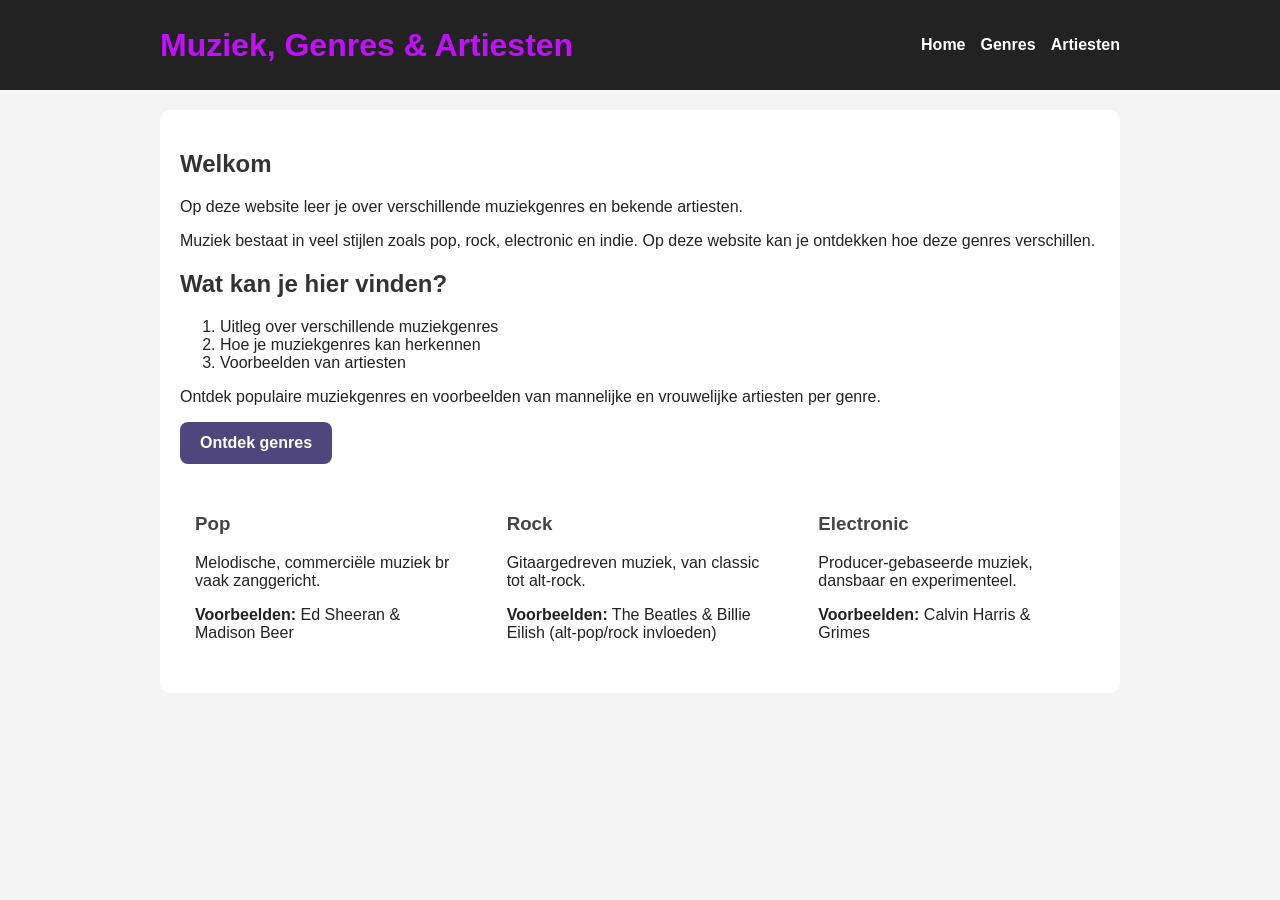
<file: index.html>
<!DOCTYPE html>
<html lang="nl">
<head>
  <meta charset="utf-8" />
  <meta name="viewport" content="width=device-width,initial-scale=1" />
  <title>Muziekgenres • Home</title>
  <link rel="stylesheet" href="style.css" />
  <link rel="icon" type="image/x-icon" href="Media/favicon.ico" />
</head>
<body>
  <!--header-->
  <header class="site-header">
    <div class="container header-inner">
      <h1 class="site-title">Muziek, Genres & Artiesten</h1>
      <nav class="main-nav">
        <ul>
          <!--navbar-->
          <li><a href="index.html">Home</a></li>
          <li><a href="genres.html">Genres</a></li>
          <li><a href="Artiesten.html">Artiesten</a></li>
        </ul>
      </nav>
    </div>
  </header>

  <main class="container">
    <section class="hero">
<section>
<h2>Welkom</h2>

<p>
Op deze website leer je over verschillende muziekgenres en bekende artiesten.
</p>

<p>
Muziek bestaat in veel stijlen zoals pop, rock, electronic en indie.
Op deze website kan je ontdekken hoe deze genres verschillen.
</p>
</section>

<section>

<h2>Wat kan je hier vinden?</h2>

<ol>
<li>Uitleg over verschillende muziekgenres</li>
<li>Hoe je muziekgenres kan herkennen</li>
<li>Voorbeelden van artiesten</li>
</ol>
</section>

<p>Ontdek populaire muziekgenres en voorbeelden van mannelijke en vrouwelijke artiesten per genre.</p>
 <p class="cta"><a class="btn" href="genres.html">Ontdek genres</a></p>

    <section class="preview-grid">
      <article class="card">
        <h3>Pop</h3>
        <p>Melodische, commerciële muziek br vaak zanggericht.</p>
        <p><strong>Voorbeelden:</strong> Ed Sheeran & Madison Beer</p>
      </article>

      <article class="card">
        <h3>Rock</h3>
        <p>Gitaargedreven muziek, van classic tot alt-rock.</p>
        <p><strong>Voorbeelden:</strong> The Beatles & Billie Eilish (alt-pop/rock invloeden)</p>
      </article>

      <article class="card">
        <h3>Electronic</h3>
        <p>Producer-gebaseerde muziek, dansbaar en experimenteel.</p>
        <p><strong>Voorbeelden:</strong> Calvin Harris & Grimes</p>
      </article>
    </section>
  </main>
</body>
</html>
</file>
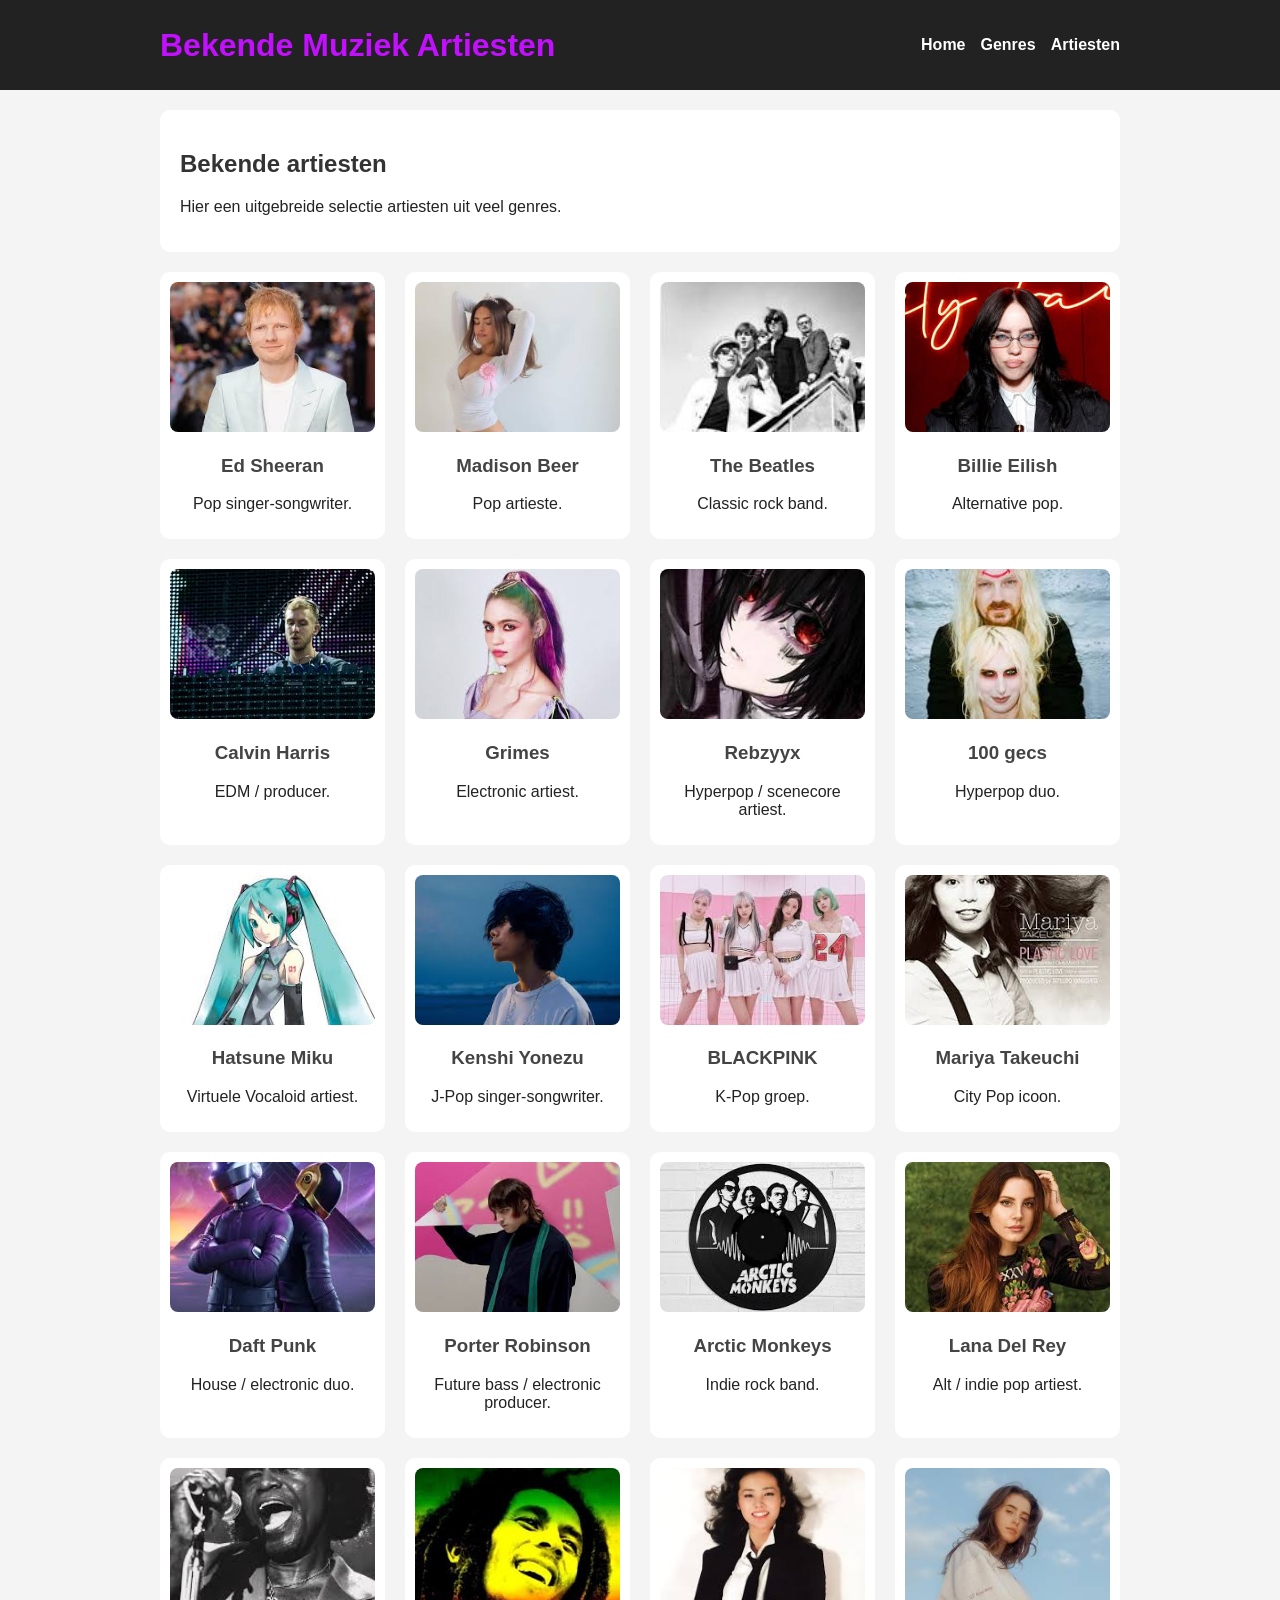
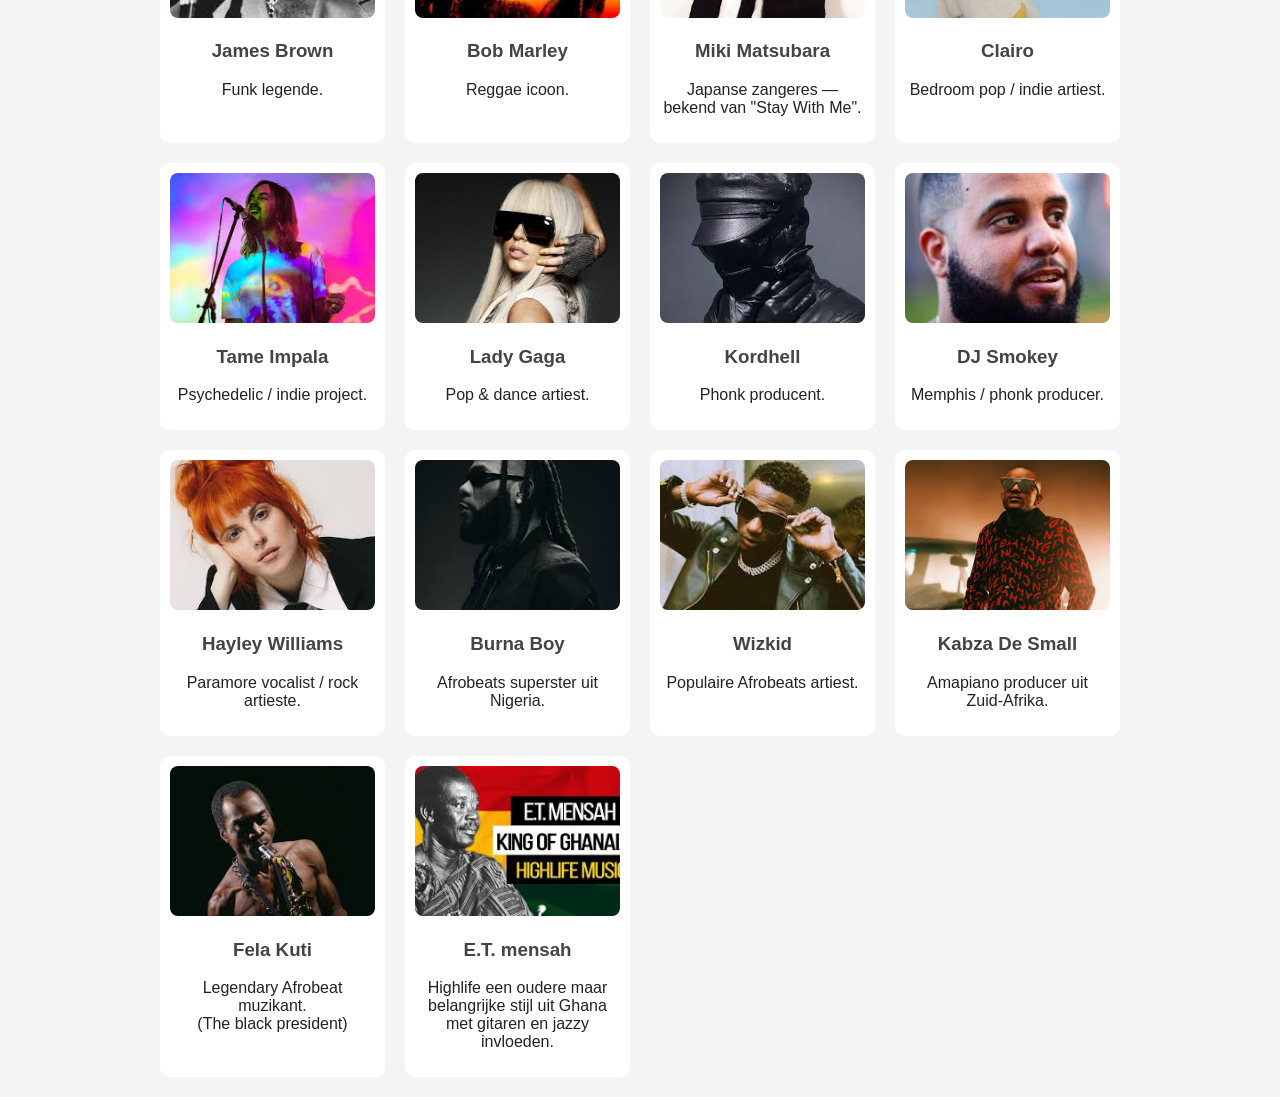
<file: Artiesten.html>
<!DOCTYPE html>
<html lang="nl">
<head>

<meta charset="UTF-8">
<meta name="viewport" content="width=device-width, initial-scale=1.0">

<title>Artiesten</title>

<link rel="stylesheet" href="style.css">
<link rel="icon" type="image/x-icon" href="Media/favicon.ico">

</head>

<body>

<header class="site-header">
  <div class="container header-inner">
    <h1 class="site-title">Bekende Muziek Artiesten</h1>
    <nav class="main-nav">
      <ul>
        <li><a href="index.html">Home</a></li>
        <li><a href="genres.html">Genres</a></li>
        <li><a href="Artiesten.html">Artiesten</a></li>
      </ul>
    </nav>
  </div>
</header>

<main class="container">

  <section class="hero">
    <h2>Bekende artiesten</h2>
    <p>Hier een uitgebreide selectie artiesten uit veel genres.</p>
  </section>

  <section class="artist-grid">

    <!-- Bestaande -->
    <article class="artist-card">
      <img src="Media/images/Ed Sheeran.jpg" alt="Ed Sheeran">
      <h3>Ed Sheeran</h3>
      <p>Pop singer-songwriter.</p>
    </article>

    <article class="artist-card">
      <img src="Media/images/madison-beer.jpg" alt="Madison Beer">
      <h3>Madison Beer</h3>
      <p>Pop artieste.</p>
    </article>

    <article class="artist-card">
      <img src="Media/images/the-beatles.jpg" alt="The Beatles">
      <h3>The Beatles</h3>
      <p>Classic rock band.</p>
    </article>

    <article class="artist-card">
      <img src="Media/images/billie-eilish.jpg" alt="Billie Eilish">
      <h3>Billie Eilish</h3>
      <p>Alternative pop.</p>
    </article>

    <article class="artist-card">
      <img src="Media/images/calvin-harris.jpg" alt="Calvin Harris">
      <h3>Calvin Harris</h3>
      <p>EDM / producer.</p>
    </article>

    <article class="artist-card">
      <img src="Media/images/grimes.jpg" alt="Grimes">
      <h3>Grimes</h3>
      <p>Electronic artiest.</p>
    </article>

    <!-- Nieuwe kaarten -->
    <article class="artist-card">
      <img src="Media/images/rebzyyx.jpg" alt="Rebzyyx">
      <h3>Rebzyyx</h3>
      <p>Hyperpop / scenecore artiest.</p>
    </article>

    <article class="artist-card">
      <img src="Media/images/100gecs.jpg" alt="100 gecs">
      <h3>100 gecs</h3>
      <p>Hyperpop duo.</p>
    </article>

    <article class="artist-card">
      <img src="Media/images/hatsune-miku.jpg" alt="Hatsune Miku">
      <h3>Hatsune Miku</h3>
      <p>Virtuele Vocaloid artiest.</p>
    </article>

    <article class="artist-card">
      <img src="Media/images/kenshi-yonezu.jpg" alt="Kenshi Yonezu">
      <h3>Kenshi Yonezu</h3>
      <p>J-Pop singer-songwriter.</p>
    </article>

    <article class="artist-card">
      <img src="Media/images/blackpink.jpg" alt="BLACKPINK">
      <h3>BLACKPINK</h3>
      <p>K-Pop groep.</p>
    </article>

    <article class="artist-card">
      <img src="Media/images/mariya-takeuchi.jpg" alt="Mariya Takeuchi">
      <h3>Mariya Takeuchi</h3>
      <p>City Pop icoon.</p>
    </article>

    <article class="artist-card">
      <img src="Media/images/daft-punk.jpg" alt="Daft Punk">
      <h3>Daft Punk</h3>
      <p>House / electronic duo.</p>
    </article>

    <article class="artist-card">
      <img src="Media/images/porter-robinson.jpg" alt="Porter Robinson">
      <h3>Porter Robinson</h3>
      <p>Future bass / electronic producer.</p>
    </article>

    <article class="artist-card">
      <img src="Media/images/arctic-monkeys.jpg" alt="Arctic Monkeys">
      <h3>Arctic Monkeys</h3>
      <p>Indie rock band.</p>
    </article>

    <article class="artist-card">
      <img src="Media/images/lana-del-rey.jpg" alt="Lana Del Rey">
      <h3>Lana Del Rey</h3>
      <p>Alt / indie pop artiest.</p>
    </article>

    <article class="artist-card">
      <img src="Media/images/james-brown.jpg" alt="James Brown">
      <h3>James Brown</h3>
      <p>Funk legende.</p>
    </article>

    <article class="artist-card">
      <img src="Media/images/bob-marley.jpg" alt="Bob Marley">
      <h3>Bob Marley</h3>
      <p>Reggae icoon.</p>
    </article>

    <article class="artist-card">
      <img src="Media/images/miki-matsubara.jpg" alt="Miki Matsubara">
      <h3>Miki Matsubara</h3>
      <p>Japanse zangeres — bekend van "Stay With Me".</p>
    </article>

    <article class="artist-card">
      <img src="Media/images/clairo.jpg" alt="Clairo">
      <h3>Clairo</h3>
      <p>Bedroom pop / indie artiest.</p>
    </article>

    <article class="artist-card">
      <img src="Media/images/tame-impala.jpg" alt="Tame Impala">
      <h3>Tame Impala</h3>
      <p>Psychedelic / indie project.</p>
    </article>

    <article class="artist-card">
      <img src="Media/images/lady-gaga.jpg" alt="Lady Gaga">
      <h3>Lady Gaga</h3>
      <p>Pop &amp; dance artiest.</p>
    </article>

    <article class="artist-card">
      <img src="Media/images/kordhell.jpg" alt="Kordhell">
      <h3>Kordhell</h3>
      <p>Phonk producent.</p>
    </article>

    <article class="artist-card">
      <img src="Media/images/dj-smokey.jpg" alt="DJ Smokey">
      <h3>DJ Smokey</h3>
      <p>Memphis / phonk producer.</p>
    </article>

    <article class="artist-card">
      <img src="Media/images/hayley-williams.jpg" alt="Hayley Williams">
      <h3>Hayley Williams</h3>
      <p>Paramore vocalist / rock artieste.</p>
    </article>

    <article class="artist-card">
        <img src="Media/images/burna-boy.jpg" alt="Burna Boy">
        <h3>Burna Boy</h3>
        <p>Afrobeats superster uit Nigeria.</p>
    </article>
        <article class="artist-card">
        <img src="Media/images/wizkid.jpg" alt="Wizkid">
        <h3>Wizkid</h3>
        <p>Populaire Afrobeats artiest.</p>
    </article>

    <article class="artist-card">
        <img src="Media/images/kabza-de-small.jpg" alt="Kabza De Small">
        <h3>Kabza De Small</h3>
        <p>Amapiano producer uit 
            <br> Zuid-Afrika.</p>
    </article>

    <article class="artist-card">
        <img src="Media/images/fela-kuti.jpg" alt="Fela Kuti">
        <h3>Fela Kuti</h3>
        <p>Legendary Afrobeat muzikant. 
            <br>(The black president) </p>
    </article>

        <article class="artist-card">
        <img src="Media/images/e.t. mensah.jpg" alt="E.T. mensah">
        <h3>E.T. mensah</h3>
        <p>Highlife een oudere maar belangrijke stijl uit Ghana met gitaren en jazzy invloeden.</p>
    </article>

  </section>

</main>

</body>
</html>
</file>
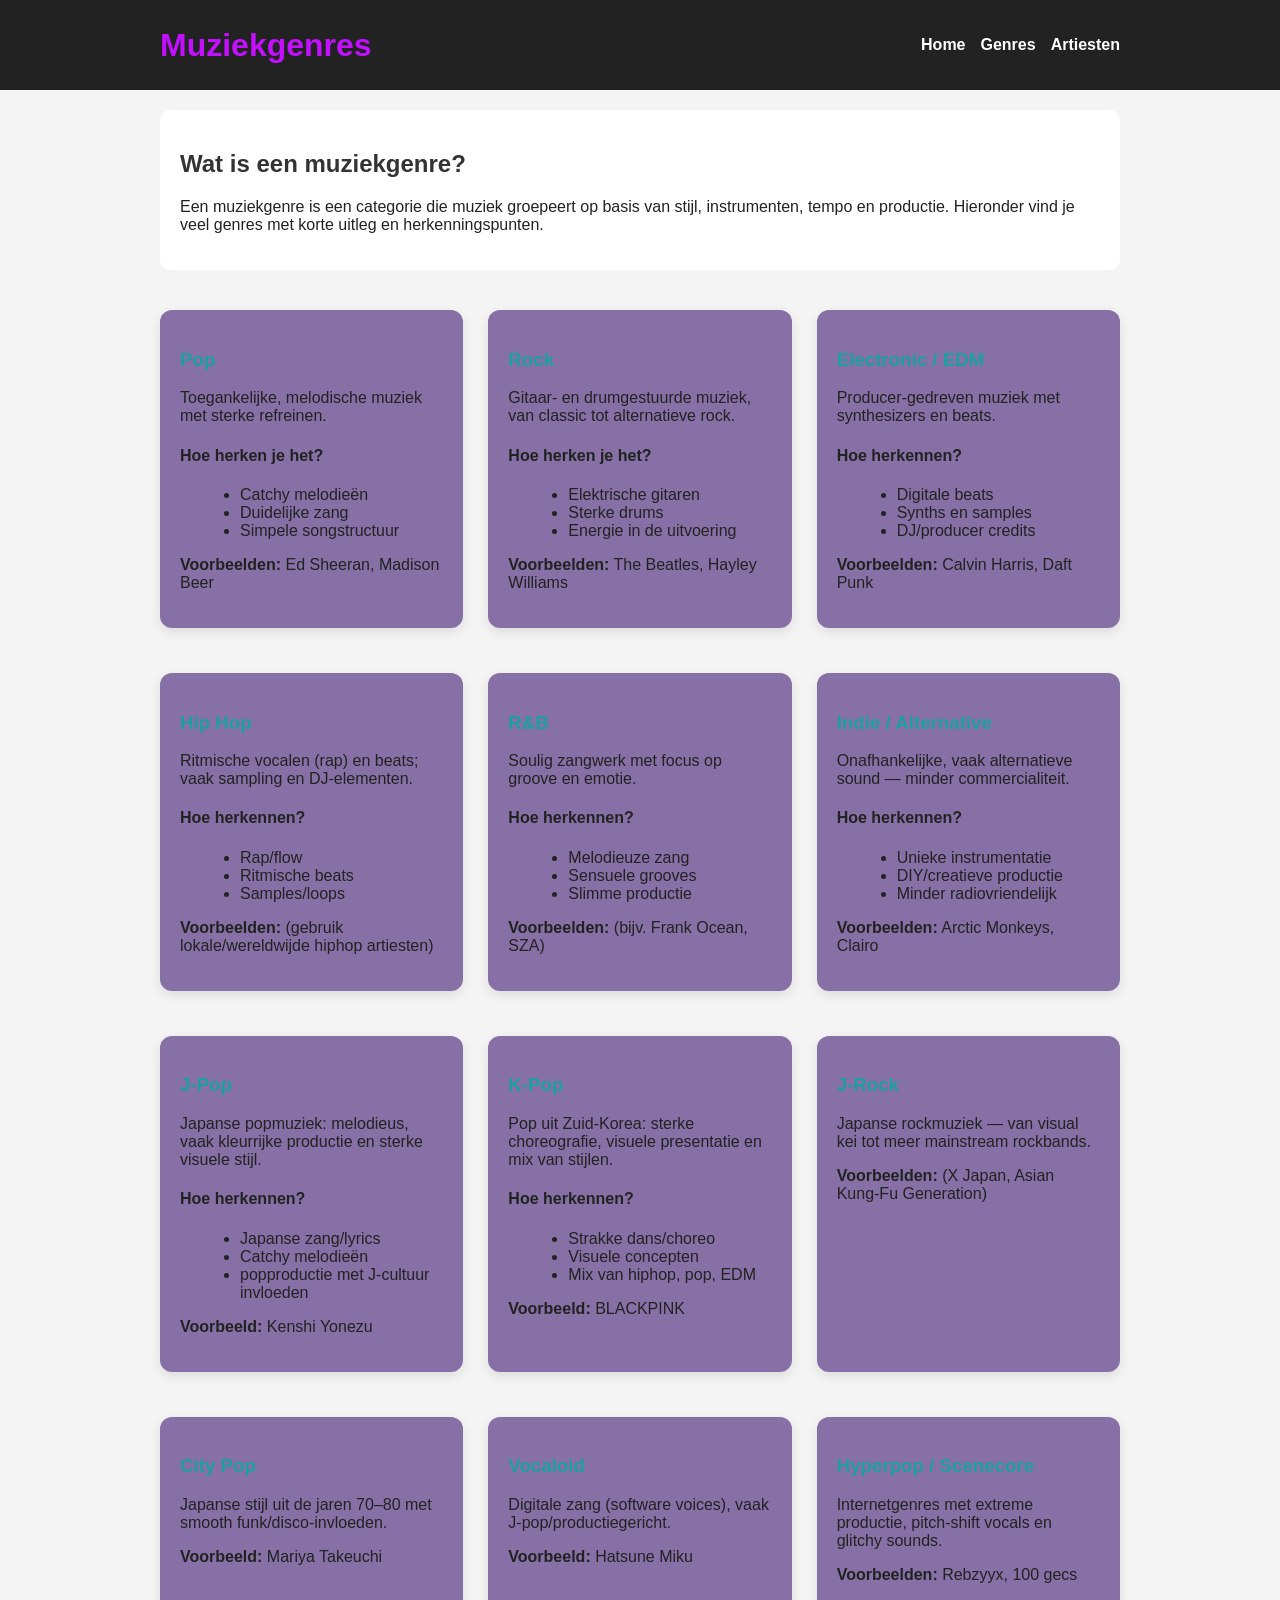
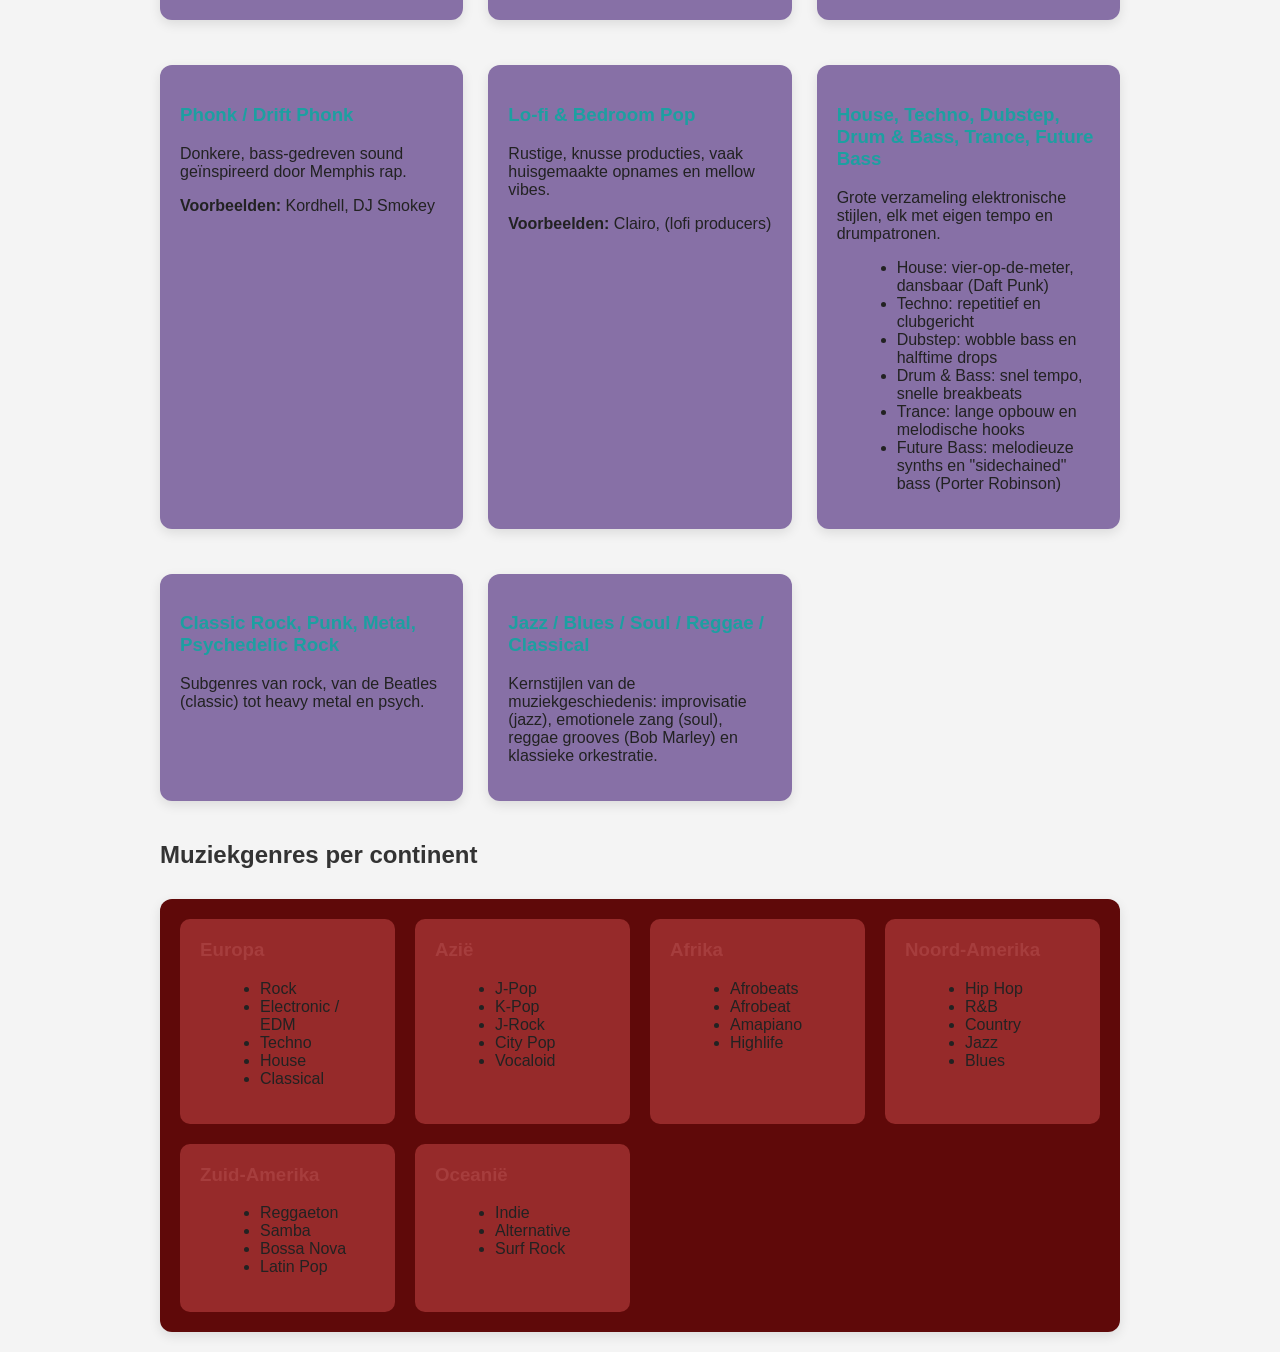
<file: genres.html>
<!DOCTYPE html>
<html lang="nl">
<head>
<meta charset="utf-8">
<meta name="viewport" content="width=device-width,initial-scale=1">
<title>Muziekgenres</title>

<link rel="stylesheet" href="style.css">
<link rel="icon" type="image/x-icon" href="Media/favicon2.ico">

</head>

<body>
<!--header-->
<header class="site-header">
  <div class="container header-inner">
    <h1 class="site-title">Muziekgenres</h1>
    <!--navbar-->
    <nav class="main-nav">
      <ul>
        <li><a href="index.html">Home</a></li>
        <li><a href="genres.html">Genres</a></li>
        <li><a href="Artiesten.html">Artiesten</a></li>
      </ul>
    </nav>
  </div>
</header>

<main class="container">

  <section class="hero">
    <h2>Wat is een muziekgenre?</h2>
    <p>Een muziekgenre is een categorie die muziek groepeert op basis van stijl, 
    instrumenten, tempo en productie. Hieronder vind je veel genres met korte uitleg en herkenningspunten.</p>
  </section>

  <section class="genre-list">

    <!-- Pop -->
    <article>
      <h3>Pop</h3>
      <p>Toegankelijke, melodische muziek met sterke refreinen.</p>
      <h4>Hoe herken je het?</h4>
      <ul><li>Catchy melodieën</li><li>Duidelijke zang</li><li>Simpele songstructuur</li></ul>
      <p><strong>Voorbeelden:</strong> Ed Sheeran, Madison Beer</p>
    </article>

    <!-- Rock -->
    <article>
      <h3>Rock</h3>
      <p>Gitaar- en drumgestuurde muziek, van classic tot alternatieve rock.</p>
      <h4>Hoe herken je het?</h4>
      <ul><li>Elektrische gitaren</li><li>Sterke drums</li><li>Energie in de uitvoering</li></ul>
      <p><strong>Voorbeelden:</strong> The Beatles, Hayley Williams</p>
    </article>

    <!-- Electronic / EDM -->
    <article>
      <h3>Electronic / EDM</h3>
      <p>Producer-gedreven muziek met synthesizers en beats.</p>
      <h4>Hoe herkennen?</h4>
      <ul><li>Digitale beats</li><li>Synths en samples</li><li>DJ/producer credits</li></ul>
      <p><strong>Voorbeelden:</strong> Calvin Harris, Daft Punk</p>
    </article>

    <!-- Hip Hop -->
    <article>
      <h3>Hip Hop</h3>
      <p>Ritmische vocalen (rap) en beats; vaak sampling en DJ-elementen.</p>
      <h4>Hoe herkennen?</h4>
      <ul><li>Rap/flow</li><li>Ritmische beats</li><li>Samples/loops</li></ul>
      <p><strong>Voorbeelden:</strong> (gebruik lokale/wereldwijde hiphop artiesten)</p>
    </article>

    <!-- R&B -->
    <article>
      <h3>R&amp;B</h3>
      <p>Soulig zangwerk met focus op groove en emotie.</p>
      <h4>Hoe herkennen?</h4>
      <ul><li>Melodieuze zang</li><li>Sensuele grooves</li><li>Slimme productie</li></ul>
      <p><strong>Voorbeelden:</strong> (bijv. Frank Ocean, SZA)</p>
    </article>

    <!-- Indie / Alternative -->
    <article>
      <h3>Indie / Alternative</h3>
      <p>Onafhankelijke, vaak alternatieve sound — minder commercialiteit.</p>
      <h4>Hoe herkennen?</h4>
      <ul><li>Unieke instrumentatie</li><li>DIY/creatieve productie</li><li>Minder radiovriendelijk</li></ul>
      <p><strong>Voorbeelden:</strong> Arctic Monkeys, Clairo</p>
    </article>

    <!-- J-Pop -->
    <article>
      <h3>J-Pop</h3>
      <p>Japanse popmuziek: melodieus, vaak kleurrijke productie en sterke visuele stijl.</p>
      <h4>Hoe herkennen?</h4>
      <ul><li>Japanse zang/lyrics</li><li>Catchy melodieën</li><li>popproductie met J-cultuur invloeden</li></ul>
      <p><strong>Voorbeeld:</strong> Kenshi Yonezu</p>
    </article>

    <!-- K-Pop -->
    <article>
      <h3>K-Pop</h3>
      <p>Pop uit Zuid-Korea: sterke choreografie, visuele presentatie en mix van stijlen.</p>
      <h4>Hoe herkennen?</h4>
      <ul><li>Strakke dans/choreo</li><li>Visuele concepten</li><li>Mix van hiphop, pop, EDM</li></ul>
      <p><strong>Voorbeeld:</strong> BLACKPINK</p>
    </article>

    <!-- J-Rock -->
    <article>
      <h3>J-Rock</h3>
      <p>Japanse rockmuziek — van visual kei tot meer mainstream rockbands.</p>
      <p><strong>Voorbeelden:</strong> (X Japan, Asian Kung-Fu Generation)</p>
    </article>

    <!-- City Pop -->
    <article>
      <h3>City Pop</h3>
      <p>Japanse stijl uit de jaren 70–80 met smooth funk/disco-invloeden.</p>
      <p><strong>Voorbeeld:</strong> Mariya Takeuchi</p>
    </article>

    <!-- Vocaloid -->
    <article>
      <h3>Vocaloid</h3>
      <p>Digitale zang (software voices), vaak J-pop/productiegericht.</p>
      <p><strong>Voorbeeld:</strong> Hatsune Miku</p>
    </article>

    <!-- Hyperpop / Scenecore -->
    <article>
      <h3>Hyperpop / Scenecore</h3>
      <p>Internetgenres met extreme productie, pitch-shift vocals en glitchy sounds.</p>
      <p><strong>Voorbeelden:</strong> Rebzyyx, 100 gecs</p>
    </article>

    <!-- Phonk / Drift Phonk -->
    <article>
      <h3>Phonk / Drift Phonk</h3>
      <p>Donkere, bass-gedreven sound geïnspireerd door Memphis rap.</p>
      <p><strong>Voorbeelden:</strong> Kordhell, DJ Smokey</p>
    </article>

    <!-- Lo-fi / Bedroom Pop -->
    <article>
      <h3>Lo-fi &amp; Bedroom Pop</h3>
      <p>Rustige, knusse producties, vaak huisgemaakte opnames en mellow vibes.</p>
      <p><strong>Voorbeelden:</strong> Clairo, (lofi producers)</p>
    </article>

    <!-- Electronic subgenres -->
    <article>
      <h3>House, Techno, Dubstep, Drum &amp; Bass, Trance, Future Bass</h3>
      <p>Grote verzameling elektronische stijlen, elk met eigen tempo en drumpatronen.</p>
      <ul>
        <li>House: vier-op-de-meter, dansbaar (Daft Punk)</li>
        <li>Techno: repetitief en clubgericht</li>
        <li>Dubstep: wobble bass en halftime drops</li>
        <li>Drum &amp; Bass: snel tempo, snelle breakbeats</li>
        <li>Trance: lange opbouw en melodische hooks</li>
        <li>Future Bass: melodieuze synths en "sidechained" bass (Porter Robinson)</li>
      </ul>
    </article>

    <!-- Rock subgenres -->
    <article>
      <h3>Classic Rock, Punk, Metal, Psychedelic Rock</h3>
      <p>Subgenres van rock, van de Beatles (classic) tot heavy metal en psych.</p>
    </article>

    <!-- Jazz / Blues / Soul / Reggae / Classical -->
    <article>
      <h3>Jazz / Blues / Soul / Reggae / Classical</h3>
      <p>Kernstijlen van de muziekgeschiedenis: improvisatie (jazz), emotionele zang (soul), 
        reggae grooves (Bob Marley) en klassieke orkestratie.</p>
    </article>

  </section>


<section class="continent-genres">

<h2>Muziekgenres per continent</h2>

<div class="continent-grid">

<div class="continent">
<h3>Europa</h3>
<ul>
<li>Rock</li>
<li>Electronic / EDM</li>
<li>Techno</li>
<li>House</li>
<li>Classical</li>
</ul>
</div>

<div class="continent">
<h3>Azië</h3>
<ul>
<li>J-Pop</li>
<li>K-Pop</li>
<li>J-Rock</li>
<li>City Pop</li>
<li>Vocaloid</li>
</ul>
</div>

<div class="continent">
<h3>Afrika</h3>
<ul>
<li>Afrobeats</li>
<li>Afrobeat</li>
<li>Amapiano</li>
<li>Highlife</li>
</ul>
</div>

<div class="continent">
<h3>Noord-Amerika</h3>
<ul>
<li>Hip Hop</li>
<li>R&B</li>
<li>Country</li>
<li>Jazz</li>
<li>Blues</li>
</ul>
</div>

<div class="continent">
<h3>Zuid-Amerika</h3>
<ul>
<li>Reggaeton</li>
<li>Samba</li>
<li>Bossa Nova</li>
<li>Latin Pop</li>
</ul>
</div>

<div class="continent">
<h3>Oceanië</h3>
<ul>
<li>Indie</li>
<li>Alternative</li>
<li>Surf Rock</li>
</ul>
</div>

</div>

</section>
</main>

</body>
</html>
</file>
<file: style.css>
*{
box-sizing:border-box;
}

body{
font-family:Arial, Helvetica, sans-serif;
margin:0;
background:#f4f4f4;
color:#222;
}


.container{
max-width:1000px;
margin:auto;
padding:20px;
}



.site-header{
background:#222;
color:white;
}

.header-inner{
display:flex;
justify-content:space-between;
align-items:center;
}

.site-title{
color:#c210fe;
margin:0;
}



.main-nav ul{
list-style:none;
display:flex;
gap:15px;
padding:0;
}

.main-nav a{
color:white;
text-decoration:none;
font-weight:bold;
}

.main-nav a:hover{
text-decoration:underline;
}



.hero{
background:white;
padding:20px;
border-radius:10px;
margin-bottom:20px;
}

/* genres */

.genre-list article{
background:white;
padding:15px;
margin-bottom:20px;
border-radius:10px;
}

/* cards */

.preview-grid{
display:grid;
grid-template-columns:repeat(auto-fit,minmax(220px,1fr));
gap:15px;
}

.card{
background:white;
padding:15px;
border-radius:10px;
}

/* artists */

.artist-grid{
display:grid;
grid-template-columns:repeat(auto-fit,minmax(200px,1fr));
gap:20px;
}

.artist-card{
background:white;
padding:10px;
border-radius:10px;
text-align:center;
}

.artist-card img{
width:100%;
height:150px;
object-fit:cover;
border-radius:8px;
}

/* text */

h2{
color:#333;
}

h3{
color:#444;
}

ul{
margin-left:20px;
}
.btn{
display:inline-block;
background-color:#4e467c;
color:white;
padding:12px 20px;
border-radius:8px;
text-decoration:none;
font-weight:bold;
transition:0.2s;
}

.btn:hover{
background-color:#10adc9;
transform:scale(1.05);
}

.btn:visited{
color:white;
}

.genre-list{
display:grid;
grid-template-columns:repeat(auto-fit,minmax(260px,1fr));
gap:25px;
margin-top:40px;
}

/* gerne list */

.genre-list article{
background:rgb(135, 112, 166);
padding:20px;
border-radius:12px;
box-shadow:0 4px 12px rgba(0,0,0,0.1);
transition:transform 0.2s;
}

.genre-list article:hover{
transform:translateY(-5px);
}

.genre-list h3{
color:#1d9fa1;
}

/*Gerne sorted by continent*/

.continent-grid{
display:grid;
grid-template-columns:repeat(auto-fit,minmax(200px,1fr));
gap:20px;
margin-top:30px;
background:#5F0909;
padding:20px;
border-radius:12px;
box-shadow:0 4px 12px rgba(0,0,0,0.1);
transition:transform 0.2s;
}

.continent-grid:hover{
transform:translateY(-5px);
}

.continent{
background:#962a2a;
padding:20px;
border-radius:10px;
}

.continent h3{
color:#a63d3d;
margin-top:0;
}
</file>
